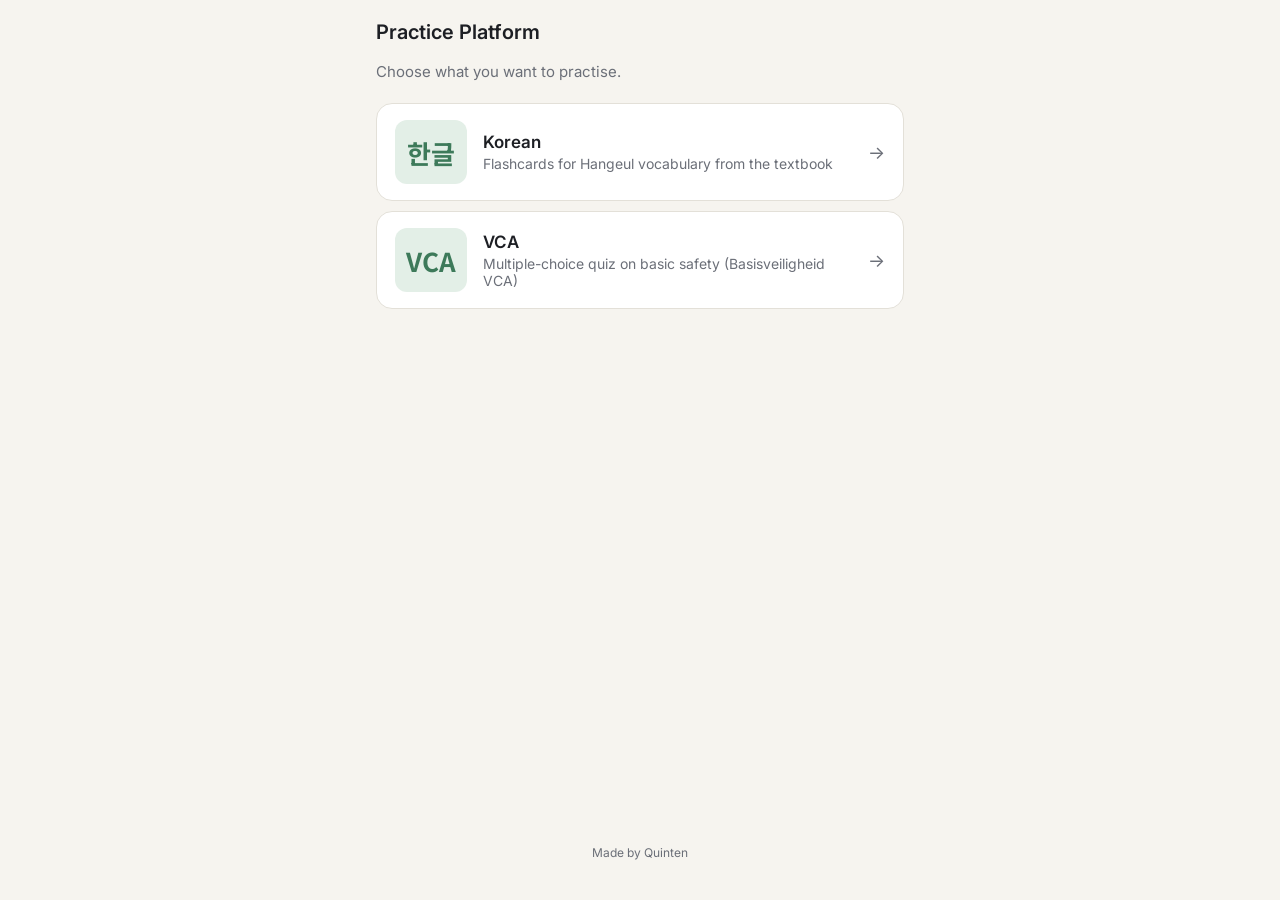
<file: index.html>
<!DOCTYPE html>
<html lang="en">

<head>
  <meta charset="UTF-8">
  <meta name="viewport" content="width=device-width, initial-scale=1">
  <title>Practice Platform</title>
  <meta name="apple-mobile-web-app-title" content="Practice">
  <link rel="preconnect" href="https://fonts.googleapis.com">
  <link
    href="https://fonts.googleapis.com/css2?family=Noto+Sans+KR:wght@400;600;700&family=Inter:wght@400;500;600&display=swap"
    rel="stylesheet">
  <link rel="stylesheet" href="css/base.css">
  <link rel="stylesheet" href="css/home.css">
</head>

<body>
  <main class="wrap">
    <header>
      <h1>Practice Platform</h1>
    </header>
    <p class="intro">Choose what you want to practise.</p>

    <nav aria-label="Practice platforms">
      <ul class="platforms" id="platforms"></ul>
    </nav>

    <footer>Made by Quinten</footer>
  </main>

  <script src="js/platforms.js"></script>
  <script src="js/home.js"></script>
</body>

</html>
</file>
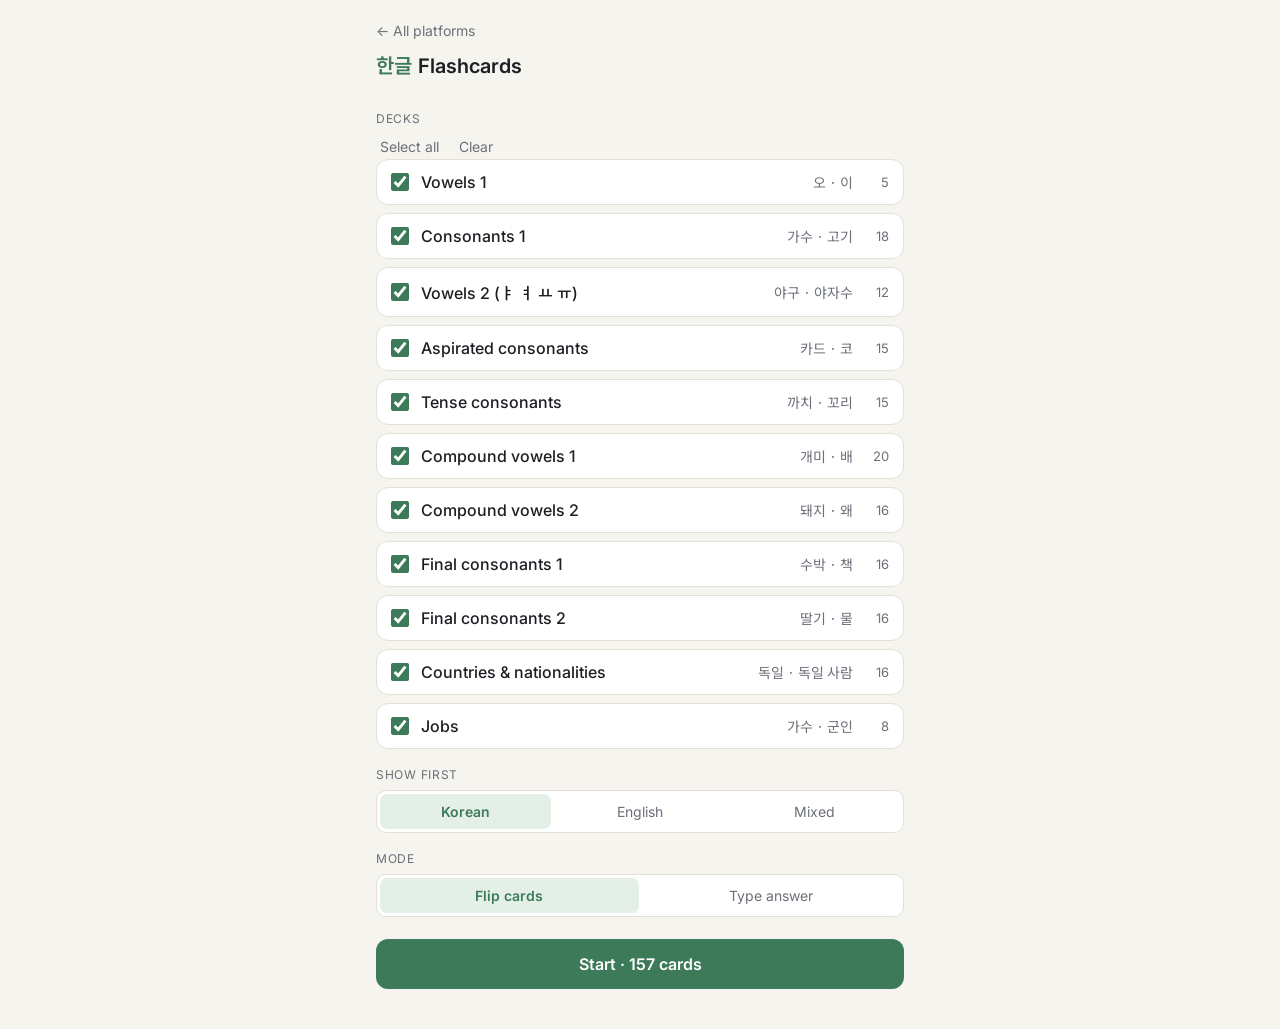
<file: korean/index.html>
<!DOCTYPE html>
<html lang="en">

<head>
  <meta charset="UTF-8">
  <meta name="viewport" content="width=device-width, initial-scale=1">
  <title>Korean Flashcards</title>
  <meta name="apple-mobile-web-app-title" content="한글">
  <link rel="preconnect" href="https://fonts.googleapis.com">
  <link
    href="https://fonts.googleapis.com/css2?family=Noto+Sans+KR:wght@400;600;700&family=Inter:wght@400;500;600&display=swap"
    rel="stylesheet">
  <link rel="stylesheet" href="../css/base.css">
  <link rel="stylesheet" href="../css/korean-flashcards.css"

<body>
  <main class="wrap">
    <nav class="crumbs"><a href="../">← All platforms</a></nav>
    <header>
      <h1><span>한글</span>Flashcards</h1>
      <button class="linkbtn" id="homeBtn" hidden>← Decks</button>
    </header>

    <!-- SETUP -->
    <section id="setup">
      <div class="section-label">Decks</div>
      <div class="quick">
        <button class="linkbtn" id="allBtn">Select all</button>
        <button class="linkbtn" id="noneBtn">Clear</button>
      </div>
      <div class="decks" id="decks"></div>

      <div class="section-label">Show first</div>
      <div class="seg" id="dirSeg">
        <button data-v="ko" class="on">Korean</button>
        <button data-v="en">English</button>
        <button data-v="mix">Mixed</button>
      </div>

      <div class="section-label">Mode</div>
      <div class="seg" id="modeSeg">
        <button data-v="flip" class="on">Flip cards</button>
        <button data-v="type">Type answer</button>
      </div>

      <button class="primary" id="startBtn">Start</button>
    </section>

    <!-- STUDY -->
    <section id="study" hidden style="flex:1;display:flex;flex-direction:column">
      <div class="progress">
        <div id="bar"></div>
      </div>
      <div class="stats"><span id="left"></span><span id="score"></span></div>
      <div class="scene">
        <div class="card" id="card">
          <div class="face front">
            <span class="tag" id="frontTag"></span>
            <button class="speak" id="speakF" title="Pronounce" aria-label="Pronounce"></button>
            <div id="frontText"></div>
            <span class="hint" id="frontHint">tap to flip</span>
          </div>
          <div class="face back">
            <span class="tag" id="backTag"></span>
            <button class="speak" id="speakB" title="Pronounce" aria-label="Pronounce"></button>
            <div id="backText"></div>
            <div class="sub" id="backSub"></div>
          </div>
        </div>
      </div>

      <div id="flipControls">
        <div class="answers hidden" id="answers">
          <button class="again" id="againBtn">Again</button>
          <button class="got" id="gotBtn">Got it</button>
        </div>
        <div class="keys">Space = flip · ← again · → got it</div>
      </div>

      <div id="typeControls" hidden>
        <form class="typebox" id="typeForm" autocomplete="off">
          <input id="typeInput" placeholder="Type the answer…" autocapitalize="off" spellcheck="false">
          <button type="submit" id="checkBtn">Check</button>
        </form>
        <div class="verdict" id="verdict"></div>
        <div class="answers hidden" id="typeNext" style="grid-template-columns:1fr 1fr">
          <button class="again" id="tAgain">Count as wrong</button>
          <button class="got" id="tGot">Count as right</button>
        </div>
      </div>
    </section>

    <!-- DONE -->
    <section id="done" class="done" hidden>
      <div class="big">잘했어요!</div>
      <p id="doneText"></p>
      <div class="misslist" id="missList" hidden></div>
      <button class="primary" id="missBtn" hidden>Practice the missed words</button>
      <button class="secondary" id="restartBtn">Same decks again</button>
      <button class="secondary" id="backBtn">Choose decks</button>
    </section>
  </main>

  <script src="../data/korean-words.js"></script>
  <script src="../js/korean-flashcards.js"></script>
</body>

</html>
</file>
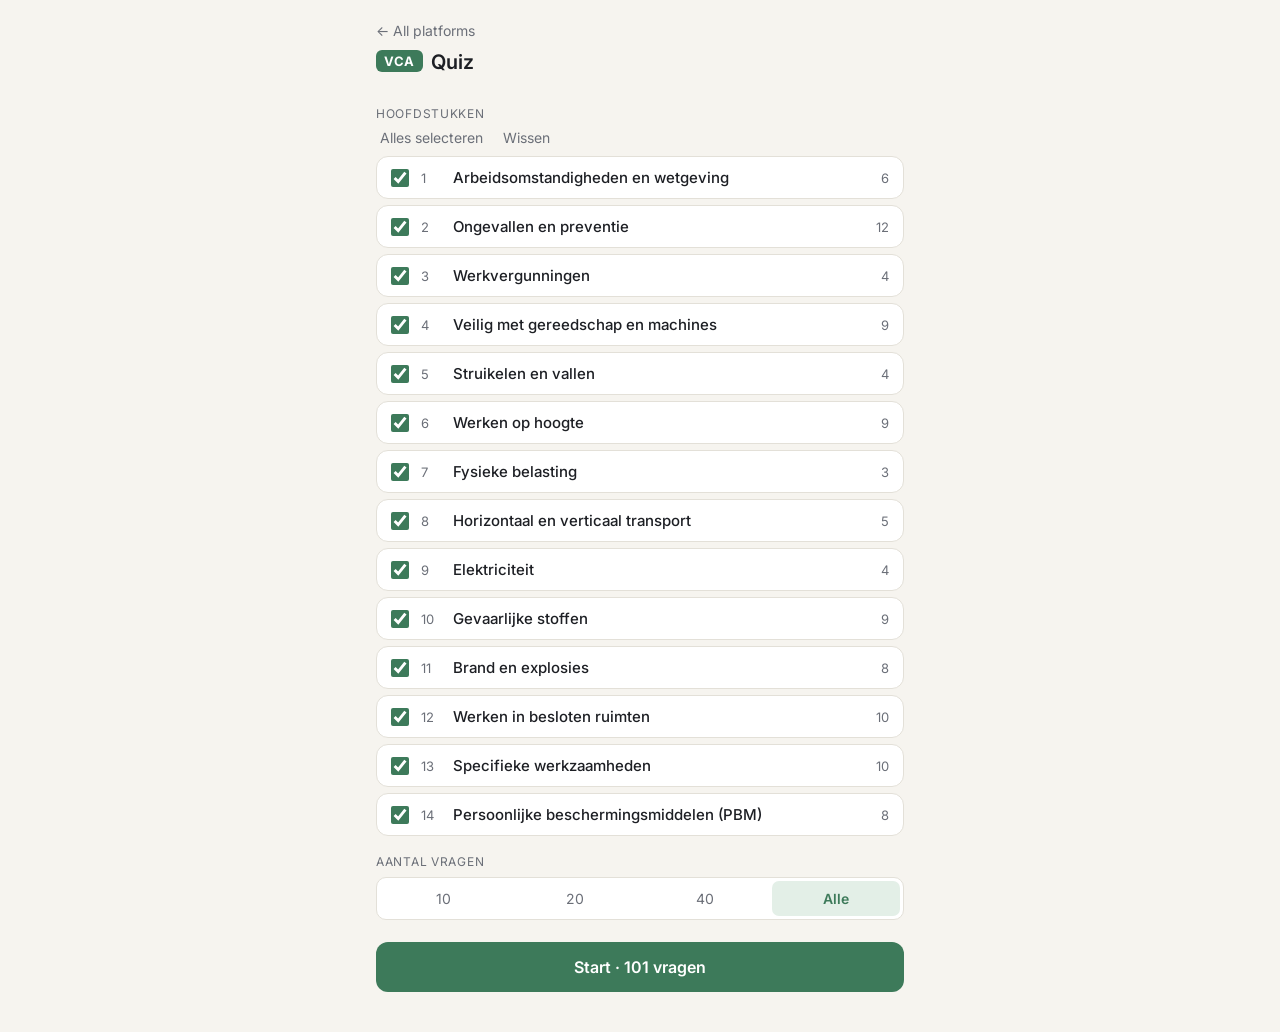
<file: vca/index.html>
<!DOCTYPE html>
<html lang="nl">

<head>
    <meta charset="UTF-8">
    <meta name="viewport" content="width=device-width, initial-scale=1">
    <title>VCA Quiz</title>
    <meta name="apple-mobile-web-app-title" content="VCA">
    <link rel="preconnect" href="https://fonts.googleapis.com">
    <link href="https://fonts.googleapis.com/css2?family=Inter:wght@400;500;600;700&display=swap" rel="stylesheet">
    <link rel="stylesheet" href="../css/base.css">
    <link rel="stylesheet" href="../css/vca-quiz.css">
</head>

<body>
    <main class="wrap">
        <nav class="crumbs"><a href="../">← All platforms</a></nav>
        <header>
            <h1><span class="badge">VCA</span>Quiz</h1>
            <button class="linkbtn" id="homeBtn" hidden>← Hoofdstukken</button>
        </header>

        <!-- SETUP -->
        <section id="setup">
            <div class="section-label">Hoofdstukken</div>
            <div class="quick">
                <button class="linkbtn" id="allBtn">Alles selecteren</button>
                <button class="linkbtn" id="noneBtn">Wissen</button>
            </div>
            <div class="chapters" id="chapters"></div>

            <div class="section-label">Aantal vragen</div>
            <div class="seg" id="countSeg">
                <button data-v="10">10</button>
                <button data-v="20">20</button>
                <button data-v="40">40</button>
                <button data-v="all" class="on">Alle</button>
            </div>

            <button class="primary" id="startBtn">Start</button>
        </section>

        <!-- QUIZ -->
        <section id="quiz" hidden>
            <div class="progress">
                <div id="bar"></div>
            </div>
            <div class="stats"><span id="counter"></span><span id="score"></span></div>

            <article class="question">
                <span class="tag" id="chapterTag"></span>
                <h2 id="questionText"></h2>
            </article>

            <ol class="options" id="options"></ol>

            <div class="feedback" id="feedback" hidden>
                <p class="verdict" id="verdict"></p>
                <p class="why" id="why"></p>
                <button class="primary" id="nextBtn">Volgende →</button>
            </div>
            <p class="keys">Toetsen 1–4 om te antwoorden · Enter = volgende</p>
        </section>

        <!-- RESULT -->
        <section id="result" class="result" hidden>
            <div class="big" id="pct"></div>
            <p id="resultText"></p>
            <div class="misslist" id="missList" hidden></div>
            <button class="primary" id="missBtn" hidden>Foute vragen opnieuw</button>
            <button class="secondary" id="restartBtn">Zelfde hoofdstukken opnieuw</button>
            <button class="secondary" id="backBtn">Hoofdstukken kiezen</button>
        </section>
    </main>

    <script src="../data/vca-questions.js"></script>
    <script src="../js/vca-quiz.js"></script>
</body>

</html>
</file>
<file: css/base.css>
/* Shared styles for every page: colours, fonts, page layout */
:root {
  --bg: #f6f4ef;
  --card: #ffffff;
  --ink: #1d1f24;
  --muted: #6b6f78;
  --line: #e3e0d8;
  --accent: #3d7a5a;
  --accent-soft: #e3efe7;
  --bad: #c2553f;
  --bad-soft: #f7e4df;
  --good: #3d7a5a;
}

@media (prefers-color-scheme: dark) {
  :root {
    --bg: #16181c;
    --card: #22252b;
    --ink: #eceae4;
    --muted: #9a9ea7;
    --line: #33363d;
    --accent: #6cbf94;
    --accent-soft: #1f3329;
    --bad: #e08470;
    --bad-soft: #3a2420;
    --good: #6cbf94;
  }
}

* {
  box-sizing: border-box
}

html,
body {
  margin: 0;
  background: var(--bg);
  color: var(--ink);
  font-family: Inter, "Noto Sans KR", system-ui, sans-serif;
  -webkit-tap-highlight-color: transparent
}

.wrap {
  max-width: 560px;
  margin: 0 auto;
  padding: 20px 16px 40px;
  min-height: 100vh;
  display: flex;
  flex-direction: column
}

header {
  display: flex;
  align-items: baseline;
  justify-content: space-between;
  margin-bottom: 14px
}

h1 {
  font-size: 20px;
  margin: 0;
  font-weight: 600
}

h1 span {
  font-family: "Noto Sans KR";
  color: var(--accent);
  margin-right: 6px
}

.linkbtn {
  background: none;
  border: none;
  color: var(--muted);
  font: inherit;
  font-size: 14px;
  cursor: pointer;
  padding: 4px
}

.linkbtn:hover {
  color: var(--ink)
}

.crumbs {
  margin-bottom: 10px
}

.crumbs a {
  color: var(--muted);
  text-decoration: none;
  font-size: 14px
}

.crumbs a:hover {
  color: var(--ink)
}

[hidden] {
  display: none !important
}
</file>
<file: css/home.css>
/* Styles for the start page (index.html) */
.intro {
    color: var(--muted);
    margin: 4px 0 22px;
    font-size: 15px
}

.platforms {
    list-style: none;
    margin: 0;
    padding: 0;
    display: grid;
    gap: 10px
}

.platform {
    display: flex;
    align-items: center;
    gap: 16px;
    background: var(--card);
    border: 1px solid var(--line);
    border-radius: 16px;
    padding: 16px 18px;
    color: var(--ink);
    text-decoration: none;
    transition: border-color .15s, transform .15s
}

.platform:hover {
    border-color: var(--accent);
    transform: translateY(-1px)
}

.platform-label {
    font-family: "Noto Sans KR", Inter, sans-serif;
    font-weight: 700;
    font-size: 26px;
    color: var(--accent);
    background: var(--accent-soft);
    border-radius: 12px;
    width: 72px;
    flex: none;
    height: 64px;
    display: flex;
    align-items: center;
    justify-content: center
}

.platform-text {
    flex: 1;
    display: flex;
    flex-direction: column;
    gap: 3px
}

.platform-title {
    font-weight: 600;
    font-size: 17px
}

.platform-desc {
    color: var(--muted);
    font-size: 14px
}

.platform-arrow {
    color: var(--muted);
    font-size: 18px
}

footer {
    margin-top: auto;
    padding-top: 32px;
    color: var(--muted);
    font-size: 12px;
    text-align: center
}
</file>
<file: css/korean-flashcards.css>
/* Styles for the flashcard app (korean/) */
/* setup */
.section-label {
    font-size: 12px;
    text-transform: uppercase;
    letter-spacing: .06em;
    color: var(--muted);
    margin: 18px 0 8px
}

.decks {
    display: grid;
    gap: 8px
}

.deck {
    display: flex;
    align-items: center;
    gap: 12px;
    background: var(--card);
    border: 1px solid var(--line);
    border-radius: 12px;
    padding: 12px 14px;
    cursor: pointer;
    user-select: none
}

.deck input {
    width: 18px;
    height: 18px;
    accent-color: var(--accent);
    margin: 0
}

.deck .name {
    flex: 1;
    font-weight: 500
}

.deck .sample {
    font-family: "Noto Sans KR";
    color: var(--muted);
    font-size: 14px
}

.deck .count {
    font-size: 13px;
    color: var(--muted);
    min-width: 24px;
    text-align: right
}

.row {
    display: flex;
    gap: 8px;
    flex-wrap: wrap
}

.seg {
    display: flex;
    background: var(--card);
    border: 1px solid var(--line);
    border-radius: 10px;
    padding: 3px;
    gap: 3px;
    flex: 1
}

.seg button {
    flex: 1;
    border: none;
    background: none;
    padding: 9px 8px;
    border-radius: 7px;
    font: inherit;
    font-size: 14px;
    color: var(--muted);
    cursor: pointer
}

.seg button.on {
    background: var(--accent-soft);
    color: var(--accent);
    font-weight: 600
}

.primary {
    width: 100%;
    margin-top: 22px;
    padding: 15px;
    border: none;
    border-radius: 12px;
    background: var(--accent);
    color: #fff;
    font: inherit;
    font-size: 16px;
    font-weight: 600;
    cursor: pointer
}

.primary:disabled {
    opacity: .4;
    cursor: default
}

.quick {
    display: flex;
    gap: 12px;
    margin-top: 6px
}

/* study */
.progress {
    height: 6px;
    background: var(--line);
    border-radius: 3px;
    overflow: hidden;
    margin-bottom: 8px
}

.progress div {
    height: 100%;
    background: var(--accent);
    width: 0;
    transition: width .25s
}

.stats {
    display: flex;
    justify-content: space-between;
    font-size: 13px;
    color: var(--muted);
    margin-bottom: 14px
}

.scene {
    perspective: 1200px;
    flex: 1;
    min-height: 300px;
    max-height: 420px;
    display: flex
}

.card {
    position: relative;
    width: 100%;
    flex: 1;
    transform-style: preserve-3d;
    transition: transform .45s cubic-bezier(.3, .7, .3, 1);
    cursor: pointer
}

.card.flipped {
    transform: rotateY(180deg)
}

.face {
    position: absolute;
    inset: 0;
    backface-visibility: hidden;
    -webkit-backface-visibility: hidden;
    background: var(--card);
    border: 1px solid var(--line);
    border-radius: 20px;
    display: flex;
    flex-direction: column;
    align-items: center;
    justify-content: center;
    padding: 24px;
    text-align: center;
    box-shadow: 0 6px 24px rgba(0, 0, 0, .06)
}

.back {
    transform: rotateY(180deg)
}

.tag {
    position: absolute;
    top: 14px;
    left: 16px;
    font-size: 12px;
    color: var(--muted)
}

.ko {
    font-family: "Noto Sans KR";
    font-weight: 700;
    font-size: clamp(44px, 13vw, 72px);
    line-height: 1.15;
    word-break: keep-all
}

.en {
    font-size: clamp(24px, 7vw, 34px);
    font-weight: 500;
    line-height: 1.3
}

.sub {
    margin-top: 14px;
    font-size: 15px;
    color: var(--muted)
}

.sub .k {
    font-family: "Noto Sans KR";
    font-weight: 600;
    color: var(--ink)
}

.hint {
    position: absolute;
    bottom: 14px;
    font-size: 12px;
    color: var(--muted)
}

.speak {
    position: absolute;
    top: 10px;
    right: 10px;
    width: 40px;
    height: 40px;
    border-radius: 50%;
    border: 1px solid var(--line);
    background: var(--bg);
    color: var(--ink);
    cursor: pointer;
    display: flex;
    align-items: center;
    justify-content: center
}

.speak svg {
    width: 18px;
    height: 18px
}

.answers {
    display: grid;
    grid-template-columns: 1fr 1fr;
    gap: 10px;
    margin-top: 16px
}

.answers button {
    padding: 15px;
    border-radius: 12px;
    font: inherit;
    font-size: 15px;
    font-weight: 600;
    cursor: pointer;
    border: 1px solid
}

.again {
    background: var(--bad-soft);
    color: var(--bad);
    border-color: transparent !important
}

.got {
    background: var(--accent-soft);
    color: var(--good);
    border-color: transparent !important
}

.answers.hidden button {
    visibility: hidden
}

.flipbtn {
    grid-column: 1/-1;
    background: var(--card);
    color: var(--ink);
    border-color: var(--line) !important
}

.keys {
    text-align: center;
    font-size: 12px;
    color: var(--muted);
    margin-top: 12px
}

/* type mode */
.typebox {
    margin-top: 16px;
    display: flex;
    gap: 8px
}

.typebox input {
    flex: 1;
    padding: 14px;
    border-radius: 12px;
    border: 1px solid var(--line);
    background: var(--card);
    color: var(--ink);
    font: inherit;
    font-size: 17px;
    font-family: Inter, "Noto Sans KR"
}

.typebox input:focus {
    outline: 2px solid var(--accent);
    border-color: transparent
}

.typebox button {
    padding: 0 18px;
    border: none;
    border-radius: 12px;
    background: var(--accent);
    color: #fff;
    font: inherit;
    font-weight: 600;
    cursor: pointer
}

.verdict {
    font-size: 15px;
    font-weight: 600;
    margin-top: 12px
}

.verdict.ok {
    color: var(--good)
}

.verdict.no {
    color: var(--bad)
}

/* done */
.done {
    text-align: center;
    padding-top: 40px
}

.done .big {
    font-size: 56px;
    font-family: "Noto Sans KR";
    font-weight: 700;
    color: var(--accent)
}

.done p {
    color: var(--muted)
}

.misslist {
    text-align: left;
    background: var(--card);
    border: 1px solid var(--line);
    border-radius: 12px;
    padding: 6px 14px;
    margin: 18px 0
}

.misslist div {
    display: flex;
    justify-content: space-between;
    padding: 8px 0;
    border-bottom: 1px solid var(--line)
}

.misslist div:last-child {
    border: none
}

.misslist .k {
    font-family: "Noto Sans KR";
    font-weight: 600
}

.secondary {
    width: 100%;
    margin-top: 10px;
    padding: 14px;
    border: 1px solid var(--line);
    border-radius: 12px;
    background: var(--card);
    color: var(--ink);
    font: inherit;
    font-size: 15px;
    cursor: pointer
}
</file>
<file: css/vca-quiz.css>
/* Styles for the multiple-choice quiz (vca/) */
.badge {
    font-family: Inter, system-ui, sans-serif !important;
    display: inline-block;
    background: var(--accent);
    color: #fff;
    font-size: 13px;
    font-weight: 700;
    letter-spacing: .04em;
    padding: 3px 8px;
    border-radius: 6px;
    margin-right: 8px;
    vertical-align: 3px
}

/* setup */
.section-label {
    font-size: 12px;
    text-transform: uppercase;
    letter-spacing: .06em;
    color: var(--muted);
    margin: 18px 0 8px
}

.quick {
    display: flex;
    gap: 12px;
    margin-top: -4px;
    margin-bottom: 6px
}

.chapters {
    display: grid;
    gap: 6px
}

.chapter {
    display: flex;
    align-items: center;
    gap: 12px;
    background: var(--card);
    border: 1px solid var(--line);
    border-radius: 12px;
    padding: 11px 14px;
    cursor: pointer;
    user-select: none
}

.chapter input {
    width: 18px;
    height: 18px;
    accent-color: var(--accent);
    margin: 0;
    flex: none
}

.chapter .nr {
    color: var(--muted);
    font-size: 13px;
    min-width: 20px
}

.chapter .name {
    flex: 1;
    font-weight: 500;
    font-size: 15px
}

.chapter .count {
    font-size: 13px;
    color: var(--muted)
}

.seg {
    display: flex;
    background: var(--card);
    border: 1px solid var(--line);
    border-radius: 10px;
    padding: 3px;
    gap: 3px
}

.seg button {
    flex: 1;
    border: none;
    background: none;
    padding: 9px 8px;
    border-radius: 7px;
    font: inherit;
    font-size: 14px;
    color: var(--muted);
    cursor: pointer
}

.seg button.on {
    background: var(--accent-soft);
    color: var(--accent);
    font-weight: 600
}

.primary {
    width: 100%;
    margin-top: 22px;
    padding: 15px;
    border: none;
    border-radius: 12px;
    background: var(--accent);
    color: #fff;
    font: inherit;
    font-size: 16px;
    font-weight: 600;
    cursor: pointer
}

.primary:disabled {
    opacity: .4;
    cursor: default
}

.secondary {
    width: 100%;
    margin-top: 10px;
    padding: 14px;
    border: 1px solid var(--line);
    border-radius: 12px;
    background: var(--card);
    color: var(--ink);
    font: inherit;
    font-size: 15px;
    cursor: pointer
}

/* quiz */
.progress {
    height: 6px;
    background: var(--line);
    border-radius: 3px;
    overflow: hidden;
    margin-bottom: 8px
}

.progress div {
    height: 100%;
    background: var(--accent);
    width: 0;
    transition: width .25s
}

.stats {
    display: flex;
    justify-content: space-between;
    font-size: 13px;
    color: var(--muted);
    margin-bottom: 14px
}

.question {
    background: var(--card);
    border: 1px solid var(--line);
    border-radius: 18px;
    padding: 18px 20px 22px
}

.tag {
    font-size: 12px;
    color: var(--muted)
}

.question h2 {
    font-size: 20px;
    line-height: 1.4;
    font-weight: 600;
    margin: 8px 0 0
}

.options {
    list-style: none;
    margin: 14px 0 0;
    padding: 0;
    display: grid;
    gap: 8px
}

.option {
    width: 100%;
    display: flex;
    gap: 12px;
    align-items: flex-start;
    text-align: left;
    background: var(--card);
    border: 1.5px solid var(--line);
    border-radius: 12px;
    padding: 13px 14px;
    font: inherit;
    font-size: 15px;
    line-height: 1.4;
    color: var(--ink);
    cursor: pointer;
    transition: border-color .15s
}

.option:hover:not(:disabled) {
    border-color: var(--accent)
}

.option .key {
    flex: none;
    width: 24px;
    height: 24px;
    border-radius: 6px;
    background: var(--bg);
    color: var(--muted);
    font-size: 13px;
    font-weight: 600;
    display: flex;
    align-items: center;
    justify-content: center
}

.option:disabled {
    cursor: default
}

.option.correct {
    border-color: var(--good);
    background: var(--accent-soft)
}

.option.correct .key {
    background: var(--good);
    color: #fff
}

.option.wrong {
    border-color: var(--bad);
    background: var(--bad-soft)
}

.option.wrong .key {
    background: var(--bad);
    color: #fff
}

.option.dim {
    opacity: .55
}

.feedback {
    margin-top: 14px
}

.verdict {
    font-weight: 700;
    font-size: 16px;
    margin: 0 0 4px
}

.verdict.ok {
    color: var(--good)
}

.verdict.no {
    color: var(--bad)
}

.why {
    margin: 0;
    color: var(--muted);
    font-size: 14px;
    line-height: 1.5
}

.feedback .primary {
    margin-top: 14px
}

.keys {
    text-align: center;
    font-size: 12px;
    color: var(--muted);
    margin-top: 14px
}

/* result */
.result {
    text-align: center;
    padding-top: 30px
}

.result .big {
    font-size: 60px;
    font-weight: 700;
    color: var(--accent)
}

.result p {
    color: var(--muted)
}

.misslist {
    text-align: left;
    background: var(--card);
    border: 1px solid var(--line);
    border-radius: 12px;
    padding: 4px 14px;
    margin: 18px 0
}

.misslist div {
    padding: 10px 0;
    border-bottom: 1px solid var(--line);
    font-size: 14px;
    line-height: 1.4
}

.misslist div:last-child {
    border: none
}

.misslist strong {
    display: block;
    margin-bottom: 3px
}

.misslist span {
    color: var(--good)
}
</file>
